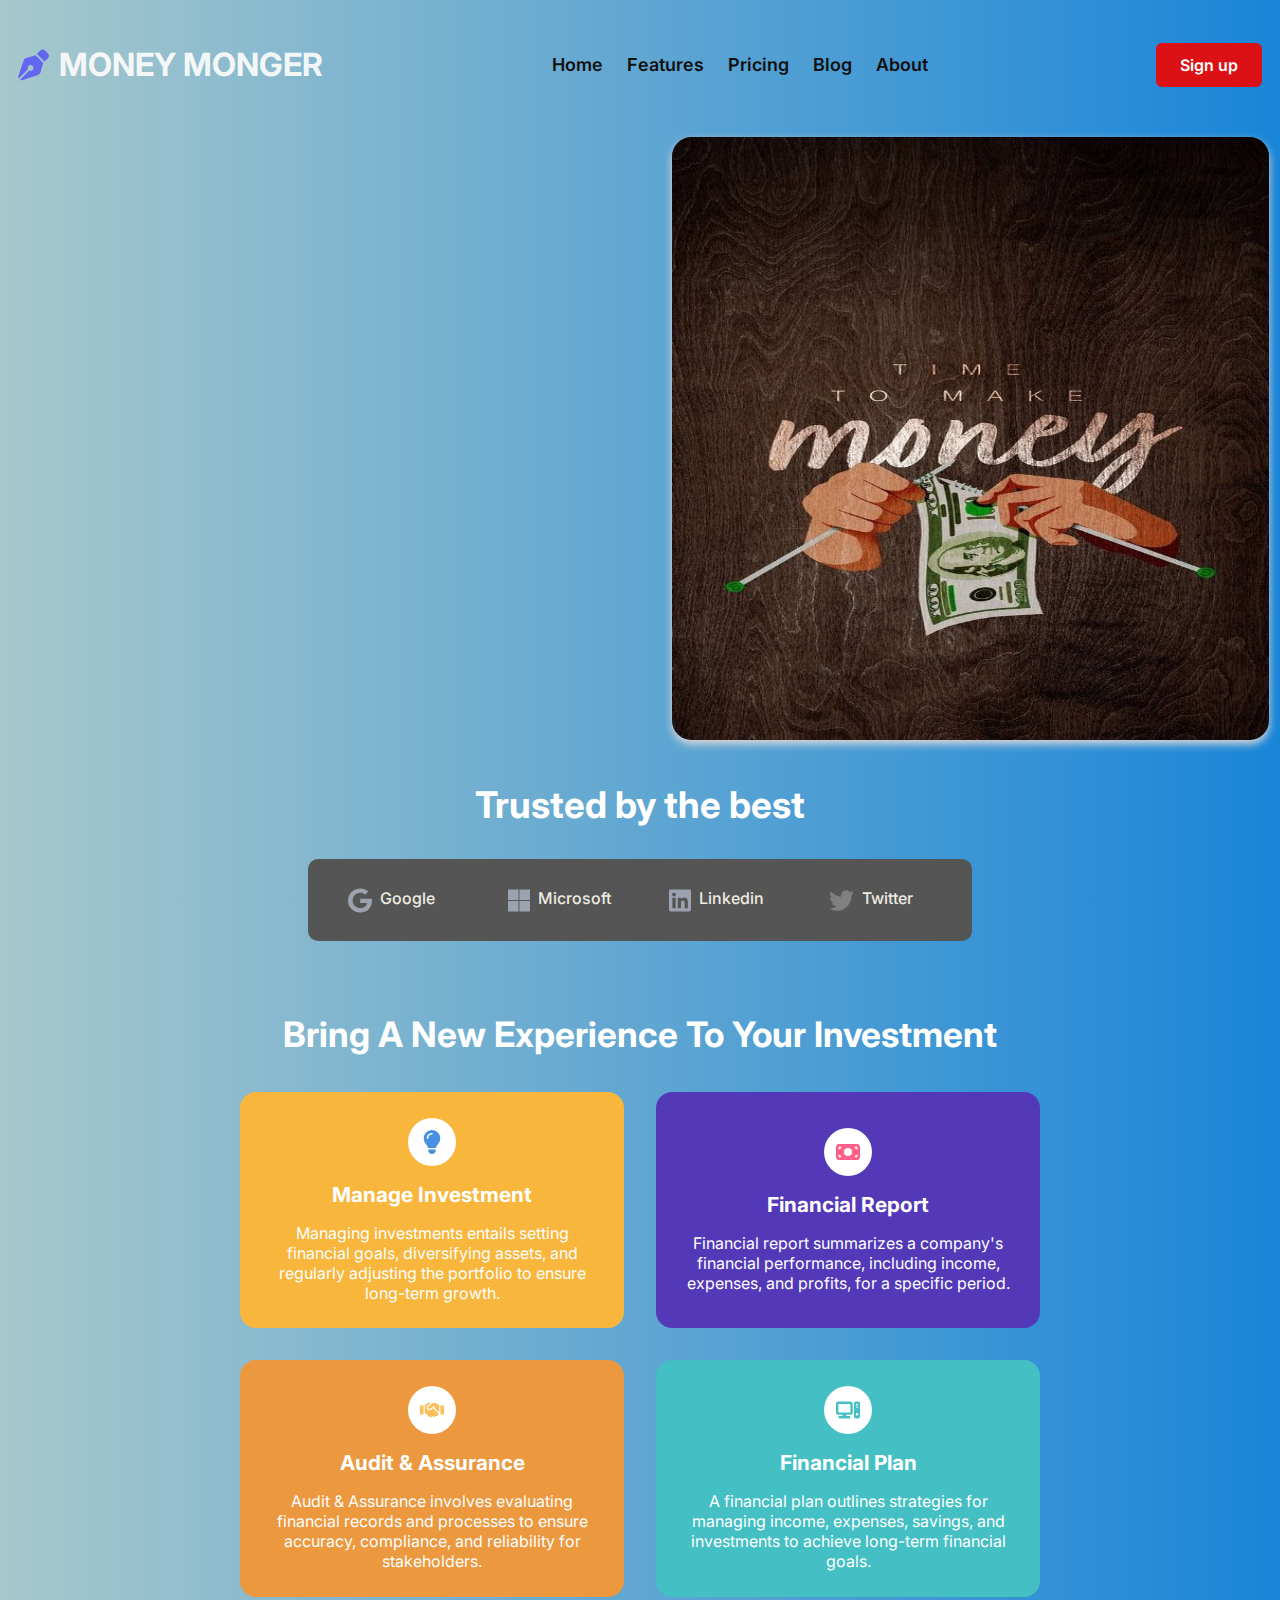
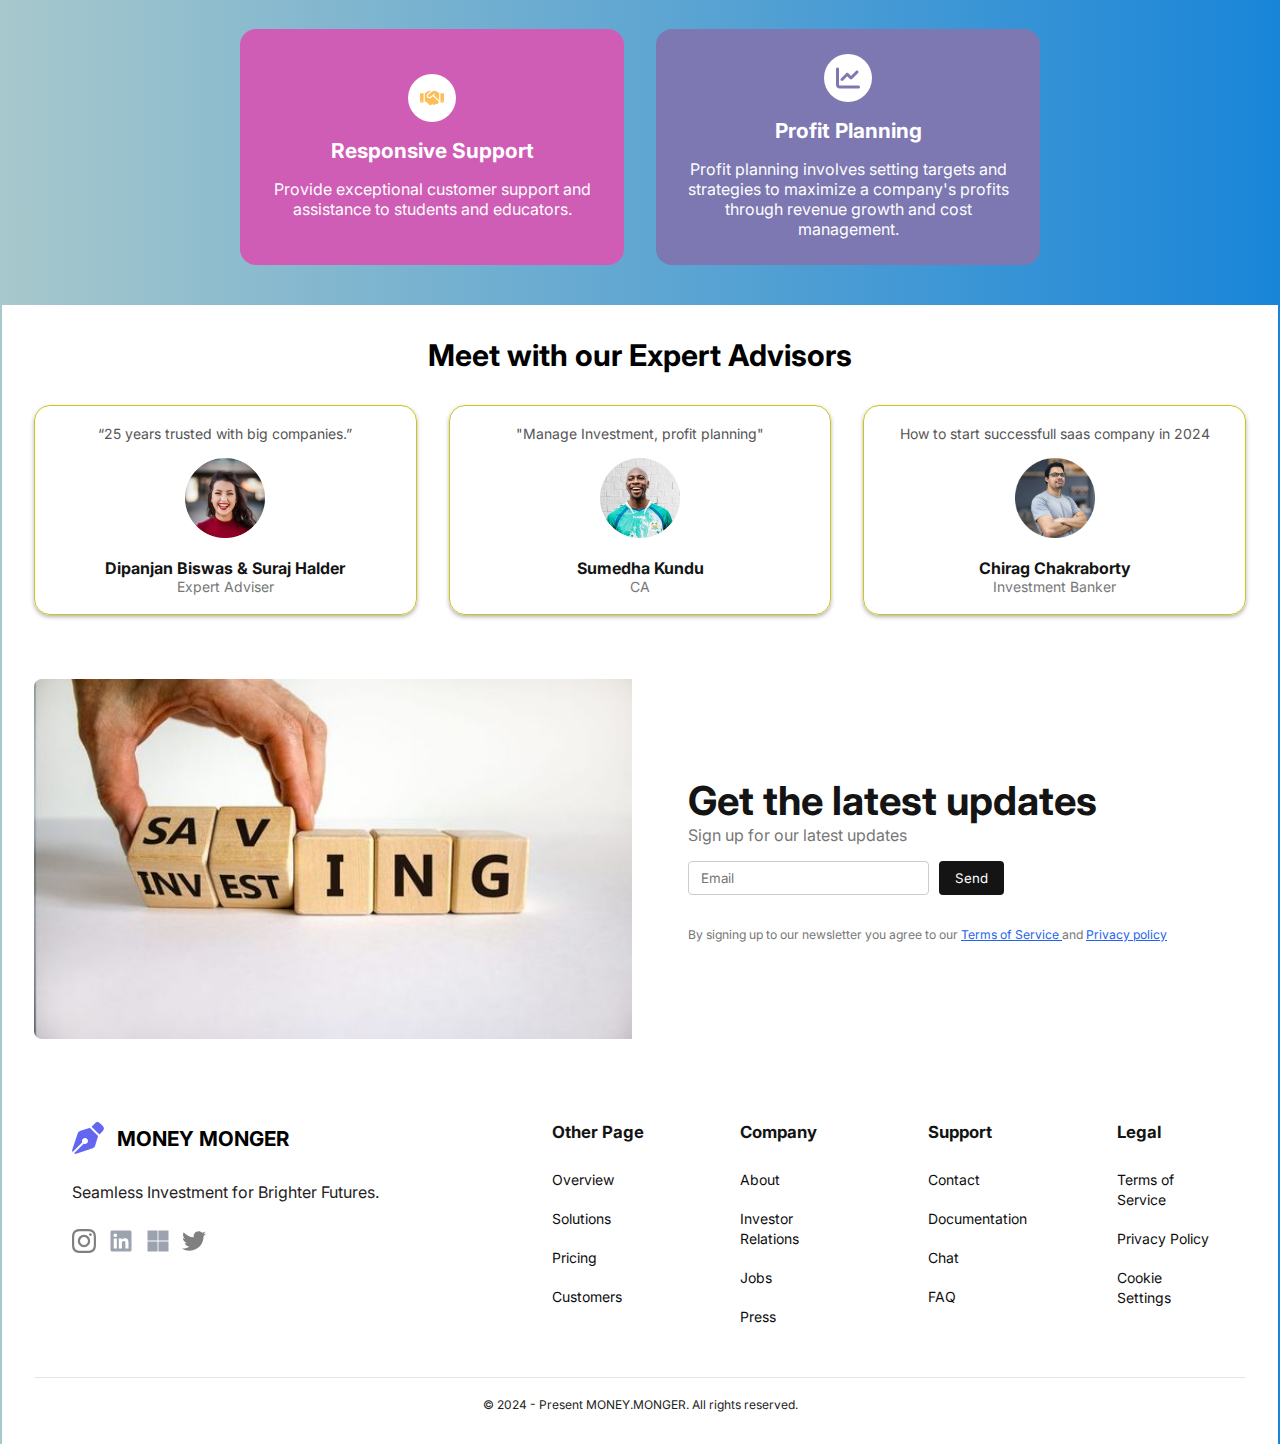
<file: uem body/index.html>
<!DOCTYPE html>
<html lang="en">
<head>
    <meta charset="UTF-8">
    <meta http-equiv="X-UA-Compatible" content="IE=edge">
    <meta name="viewport" content="width=device-width, initial-scale=1.0">
    <title>Document</title>
    <link rel="stylesheet" href="styless.css">
</head>
<body>
    <div class="header">
        <header class="header-content">
            <a href="#logo" class="logo">
                <img src="./images/StudySyn.svg" alt="logoImage" class="logo-icon" />
                <span class="logo-text"><u> MONEY MONGER</u></span>
            </a>
            <nav class="nav">
                <a href="#home" class="nav-link">Home</a>
                <a href="#features" class="nav-link">Features</a>
                <a href="#pricing" class="nav-link">Pricing</a>
                <a href="#blog" class="nav-link">Blog</a>
                <a href="#about" class="nav-link">About</a>
            </nav>
            <a href="#contact" class="contact-button">
                Sign up
            </a>
            <button type="button" class="menu-button">
                <img src="./images/Hamburger.svg" alt="menuButton" class="menu-icon" />
            </button>
        </header>
    </div>
    <div class="content">
        <section class="main-section">
            <div class="content-left">
                <p class="section-label">Very proud to introduce</p>
                <h1 class="section-title">Seamless Money management for Brighter Futures</h1>
                <p class="section-description">
                    Our innovative comprehensive Budget Handling System that tracks income, expenses, and investments, while offering personalized financial advice to help individuals 
                </p>
                <div class="button-group">
                    <a href="#start" class="start-button">Start Now</a>
                    <a href="#tour" class="tour-button">Take Tour</a>
                </div>
            </div>
            
            <div class="content-right">
                <div class="image-container">
                    <img src="./images/money 3.jpg" alt="sectionImage" class="section-image" />
                    <img src="./images/money 3.jpg" alt="sectionImage" class="section-image" />
                </div>
            </div>
        </section>
    </div>
    <div class="company-container">
        <h2 class="company-title">Trusted by the best</h2>
        <div class="company-grid">
            <div class="company-logo">
                <img  src="./images/Google.svg" class="svg-img"/>
                <span class="logo-txt">Google</span>
            </div>
            <div class="company-logo">
                <img  src="./images/Microsoft.svg" class="svg-img"/>
                <span class="logo-txt">Microsoft</span>
            </div>
            <div class="company-logo">
                <img  src="./images/linkedin.svg" class="svg-img"/>
                <span class="logo-txt">Linkedin</span>
            </div>
            <div class="company-logo">
                <img  src="./images/twitter.svg" class="svg-img"/>
                <span class="logo-txt">Twitter</span>
            </div>
        </div>
    </div>
    <div class="feature-container">
        <div class="feature-content">
            <div class="main-info">
                <h2 class="main-title">
                    Bring A New Experience To Your Investment
                </h2>
                <p class="main-description">
                    <!-- This is a section of some simple filler text, also known as placeholder text. It shares some characteristics of real written text but is random or otherwise generated. -->
                </p>
            </div>
            
            <div class="feature-grid">
                <!-- card 1 -->
                <div class="feature-card">
                    <div class="icon-container">
                        <img class="feature-svg" src="./images/PersonalizedLearn.svg"/>
                    </div>
                    <div class="feature-info">
                        <div class="feature-title">
                            Manage Investment
                        </div>
                        <div class="feature-description">
                            Managing investments entails setting financial goals, diversifying assets, and regularly adjusting the portfolio to ensure long-term growth.
                        </div>
                    </div>
                </div>
                <!-- card 2 -->
                <div class="feature-card">
                    <div class="icon-container">
                        <img class="feature-svg" src="./images/Affordability.svg"/>
                    </div>
                    <div class="feature-info">
                        <div class="feature-title">
                            Financial Report
                        </div>
                        <div class="feature-description">
                            Financial report summarizes a company's financial performance, including income, expenses, and profits, for a specific period.
                        </div>
                    </div>
                </div>
                <!-- card 3 -->
                <div class="feature-card">
                    <div class="icon-container">
                        <img class="feature-svg" src="./images/IndustryPatner.svg"/>
                    </div>
                    <div class="feature-info">
                        <div class="feature-title">
                            Audit & Assurance
                        </div>
                        <div class="feature-description">
                            Audit & Assurance involves evaluating financial records and processes to ensure accuracy, compliance, and reliability for stakeholders.
                        </div>
                    </div>
                </div>
                <!-- card 4 -->
                <div class="feature-card">
                    <div class="icon-container">
                        <img class="feature-svg" src="./images/InnovativeTech.svg"/>
                    </div>
                    <div class="feature-info">
                        <div class="feature-title">
                            Financial Plan
                        </div>
                        <div class="feature-description">
                            A financial plan outlines strategies for managing income, expenses, savings, and investments to achieve long-term financial goals.
                        </div>
                    </div>
                </div>
                <!-- card 5 -->
                <div class="feature-card">
                    <div class="icon-container">
                        <img class="feature-svg" src="./images/IndustryPatner.svg"/>
                    </div>
                    <div class="feature-info">
                        <div class="feature-title">
                            Responsive Support
                        </div>
                        <div class="feature-description">
                            Provide exceptional customer support and assistance to students and educators.
                        </div>
                    </div>
                </div>
                <!-- card 6 -->
                <div class="feature-card">
                    <div class="icon-container">
                        <img class="feature-svg" src="./images/Analytics.svg"/>
                    </div>
                    <div class="feature-info">
                        <div class="feature-title">
                           Profit Planning
                        </div>
                        <div class="feature-description">
                            Profit planning involves setting targets and strategies to maximize a company's profits through revenue growth and cost management.
                        </div>
                    </div>
                </div>
            </div>
        </div>
    </div>
    <div class="testimonial-container">
        <div class="testimonial-content">
            <h2 class="testimonial-title">
                Meet with our Expert Advisors
            </h2>
            <div class="testimonial-grid">  
                <!-- card 1 -->
                <div class="testimonial-card">
                    <div class="testimonial-text">
                        “25 years trusted with big companies.”
                    </div>
                    <div class="testimonial-avatar">
                        <img src="./images/avatar1.png"/>
                    </div>
                    <div class="testimonial-details">
                        <h3 class="testimonial-name"> 
                            Dipanjan Biswas & Suraj Halder
                        </h3>
                        <p class="testimonial-desc">
                            Expert Adviser
                        </p>
                    </div>
                </div>
                <!-- card 2 -->
                <div class="testimonial-card">
                    <div class="testimonial-text">
                       "Manage Investment, profit planning"
                    </div>
                    <div class="testimonial-avatar">
                        <img src="./images/avatar2.png"/>
                    </div>
                    <div class="testimonial-details">
                        <h3 class="testimonial-name"> 
                            Sumedha Kundu
                        </h3>
                        <p class="testimonial-desc">
                            CA
                        </p>
                    </div>
                </div>
                <!-- card 3 -->
                <div class="testimonial-card">
                    <div class="testimonial-text">
                        How to start successfull saas company in 2024
                    </div>
                    <div class="testimonial-avatar">
                        <img src="./images/avatar3.png"/>
                    </div>
                    <div class="testimonial-details">
                        <h3 class="testimonial-name"> 
                            Chirag Chakraborty
                        </h3>
                        <p class="testimonial-desc">
                            Investment Banker
                        </p>
                    </div>
                </div>
            </div>
        </div>
    </div>
    <div class="newsletter-container">
        <div class="newsletter-content">
            <!-- left part  -->
            <div class="news-left">
                <img src="./images/money.jpg" loading="lazy" alt="news-img"/>
            </div>
            <!-- right part -->
            <div class="news-right">
                <div class="news-info">
                    <h2 class="news-title">Get the latest updates</h2>
                    
                    <p class="news-desc">Sign up for our latest updates</p>
                </div>
                <form class="news-form">
                    <input class="news-email" placeholder="Email" />
                    <button class="news-send-button">
                        Send
                    </button>
                </form>
                <div class="privacy-policy">
                    By signing up to our newsletter you agree to our
                    <a class="news-link">
                        Terms of Service
                    </a>
                    and
                    <a class="news-link">
                        Privacy policy
                    </a>
                </div>
            </div>
        </div>
    </div>

    <div class="footer-container">
        <footer class="footer">

            <div class="footer-top">

                <div class="comp-logo">
                    <a class="logo-link" href="#">                        
                        <img class="logo-svg" src="./images/StudySyn.svg"/>
                        MONEY MONGER
                    </a>
                </div>
                <p class="filler-text">Seamless Investment for Brighter Futures.</p>
                <div class="social">
                        <a class="social-link" href="#">
                            <img src="./images/instagram.svg" class="social-icon" />
                        </a>
                        <a class="social-link">
                            <img src="./images/linkedin.svg" class="social-icon" />
                        </a>
                        <a class="social-link">
                            <img src="./images/Microsoft.svg" class="social-icon" />
                        </a>
                        <a class="social-link">
                            <img src="./images/twitter.svg" class="social-icon" />
                        </a>
                </div>
            </div>

            <div class="footer-grid">
                        <!-- column 1 -->
                <div class="footer-grid-column">
                            <div class="footer-grid-heading">
                                Other Page
                            </div>
                            <ul class="footer-links-list">
                                <li>
                                    <a href="#overview" class="footer-link">Overview</a>
                                </li>
                                <li>
                                    <a href="#overview" class="footer-link">Solutions</a>
                                </li>
                                <li>
                                    <a href="#overview" class="footer-link">Pricing</a>
                                </li>
                                <li>
                                    <a href="#overview" class="footer-link">Customers</a>
                                </li>
                            </ul>
                </div>
                        <!-- column 2 -->
                <div class="footer-grid-column">
                            <div class="footer-grid-heading">
                                Company
                            </div>
                            <ul class="footer-links-list">
                                <li>
                                    <a href="#overview" class="footer-link">About</a>
                                </li>
                                <li>
                                    <a href="#overview" class="footer-link">Investor Relations</a>
                                </li>
                                <li>
                                    <a href="#overview" class="footer-link">Jobs</a>
                                </li>
                                <li>
                                    <a href="#overview" class="footer-link">Press</a>
                                </li>
                              
                            </ul>
                </div>
                        <!-- column 3 -->
                <div class="footer-grid-column">
                            <div class="footer-grid-heading">
                                Support
                            </div>
                            <ul class="footer-links-list">
                                <li>
                                    <a href="#overview" class="footer-link">Contact</a>
                                </li>
                                <li>
                                    <a href="#overview" class="footer-link">Documentation</a>
                                </li>
                                <li>
                                    <a href="#overview" class="footer-link">Chat</a>
                                </li>
                                <li>
                                    <a href="#overview" class="footer-link">FAQ</a>
                                </li>
                            </ul>
                </div>
                        <!-- column 4 -->
                <div class="footer-grid-column">
                            <div class="footer-grid-heading">
                                Legal
                            </div>
                            <ul class="footer-links-list">
                                <li>
                                    <a href="#overview" class="footer-link">Terms of Service</a>
                                </li>
                                <li>
                                    <a href="#overview" class="footer-link">Privacy Policy</a>
                                </li>
                                <li>
                                    <a href="#overview" class="footer-link">Cookie Settings</a>
                                </li>

                            </ul>
                </div>
            </div>
        </footer>
        <div class="footer-copyright">
            © 2024 - Present MONEY.MONGER. All rights reserved.
        </div>
    </div>
</body>
</html>
</file>
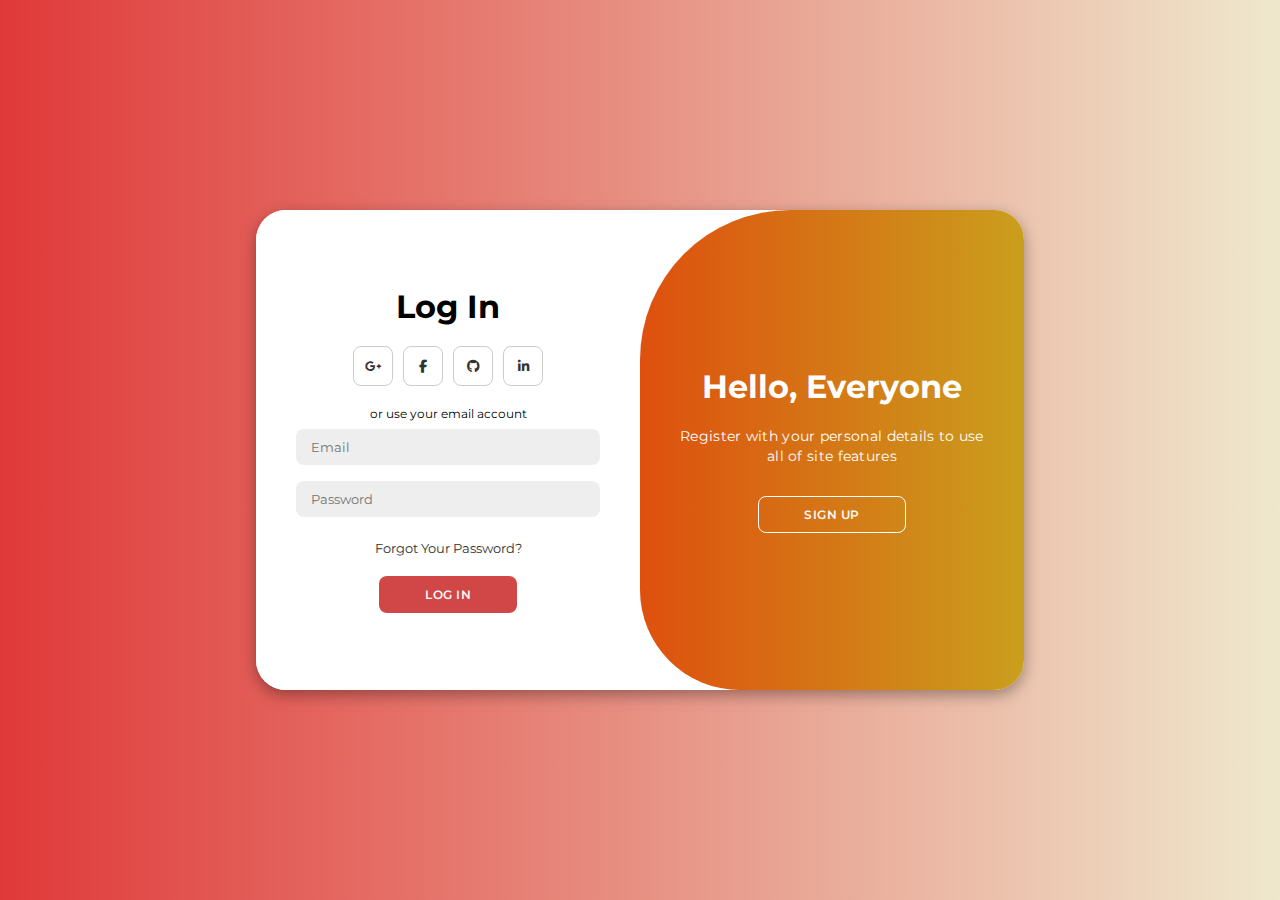
<file: uem login/index.html>
<!DOCTYPE html>
<html lang="en">
<head>
    <meta charset="UTF-8">
    <meta name="viewport" content="width=device-width, initial-scale=1.0">
    <link rel="stylesheet" href="https://cdnjs.cloudflare.com/ajax/libs/font-awesome/6.4.2/css/all.min.css">
    <link rel="stylesheet" href="style.css">
    <title>Modern Login Page | AsmrProg</title>
</head>
<body>
    <div class="container" id="container">
        <div class="form-container sign-up">
            <form id="signUpForm">
                <h1>Create Account</h1>
                <div class="social-icons">
                    <a href="#" class="icon" aria-label="Sign up with Google"><i class="fa-brands fa-google-plus-g"></i></a>
                    <a href="#" class="icon" aria-label="Sign up with Facebook"><i class="fa-brands fa-facebook-f"></i></a>
                    <a href="#" class="icon" aria-label="Sign up with GitHub"><i class="fa-brands fa-github"></i></a>
                    <a href="#" class="icon" aria-label="Sign up with LinkedIn"><i class="fa-brands fa-linkedin-in"></i></a>
                </div>
                <span>or use your email for registration</span>
                <input type="text" placeholder="Name" required aria-label="Name">
                <input type="email" placeholder="Email" required aria-label="Email">
                <input type="password" placeholder="Password" required aria-label="Password">
                <button type="submit">Sign Up</button>
            </form>
        </div>
        <div class="form-container sign-in">
            <form id="signInForm">
                <h1>Log In</h1>
                <div class="social-icons">
                    <a href="#" class="icon" aria-label="Sign in with Google"><i class="fa-brands fa-google-plus-g"></i></a>
                    <a href="#" class="icon" aria-label="Sign in with Facebook"><i class="fa-brands fa-facebook-f"></i></a>
                    <a href="#" class="icon" aria-label="Sign in with GitHub"><i class="fa-brands fa-github"></i></a>
                    <a href="#" class="icon" aria-label="Sign in with LinkedIn"><i class="fa-brands fa-linkedin-in"></i></a>
                </div>
                <span>or use your email account</span>
                <input type="email" placeholder="Email" required aria-label="Email">
                <input type="password" placeholder="Password" required aria-label="Password">
                <a href="#">Forgot Your Password?</a>
                <button type="submit">Log In</button>
            </form>
        </div>
        <div class="toggle-container">
            <div class="toggle">
                <div class="toggle-panel toggle-left">
                    <h1>Welcome Back!</h1>
                    <p>Enter your personal details to use all of site features</p>
                    <button class="hidden" id="login" aria-label="Sign In">Log In</button>
                </div>
                <div class="toggle-panel toggle-right">
                    <h1>Hello, Everyone</h1>
                    <p>Register with your personal details to use all of site features</p>
                    <button class="hidden" id="register" aria-label="Sign Up">Sign Up</button>
                </div>
            </div>
        </div>
    </div>
    <script src="script.js"></script>
</body>
</html>
</file>
<file: uem body/styless.css>
@import url('https://fonts.googleapis.com/css2?family=Inter:wght@100;200;400;500;600;700&display=swap');
:root {
    --primary-color: #141414;
    --accent-color: #0ee2ed;
    --text-color: #eeece1;
    --link-color: #31312fef;
    --background-color: #ffffff;
    --gray: #222121;
    --dark-gray: #555;
}
* {
    margin: 0;
    padding: 0;
    font-family: 'Inter', sans-serif;
    text-decoration: none;
}
body{
    height: 100vh;
    text-align: center;
    background-color: var(--background-color);
    background: linear-gradient(to left, #1985d8, #a7c8cc);
    padding: 0.1rem;
}
/* .header{
    border: 1px solid black;
} */
.header-content{
    max-width: 1280px;
    margin: 0 auto;
    display: flex;
    justify-content: space-between;
    align-items: center;
    padding: 1rem;
}
.logo{
    display: flex;
    align-items: center;
    font-size: 2rem;
    font-weight: bold;
    color: #fbfbfaef;
    text-decoration:none ;
    gap: 0.625rem;
}
.logo-icon{
    height: 5.875rem;
    width: 1.938rem;
}
.logo-text{
    font-size: 2rem;
    font-weight: bold;
   }
.nav{
    display: none;
    gap: 1.5rem;
}
@media screen and (min-width:768px) {
    .nav{
        display: flex;
    }
}
.nav-link{
    color: #101011;
    font-size: 1.125rem;
    font-weight: 600;
    transform: color 0.1s;
}
.nav-link:hover{
    color: var(--link-color);
}
.contact-button{
    display: none;
    border: none;
    border-radius: 0.375rem;
    background-color: #e80909ef;
    color: var(--background-color);
    transform: all  0.1s;
    padding: 0.75rem 1.5rem;
    font-size: 1rem;
    font-weight: 600;
}
@media screen and (min-width:768px) {
    .contact-button{
        display: block;
    }
}
.contact-button:hover{
    background-color: #f10d0d;
}
.menu-button{
  display: none;
  border:none;
  border-radius: 0.375rem;
  background-color: var(--background-color);
  font-size: 1rem;
  padding: 0.5rem 0.9rem;
  font-weight: 600;
}
@media screen and (max-width:768px) {
    .menu-button{
        display: block;
      }
}
.menu-icon{
    height: 1.5rem;
    width: 1.5rem;
}
.main-section{
    max-width: 1280px;
    display: flex;
    flex-direction: column;
    gap: 2rem;
    padding: 0.6rem;
    align-items: center;
    margin: 0 auto;
}
.content-left{
    text-align: center;
    animation: slideFromLeft 1s ease forwards;
    opacity: 0;
}
@keyframes slideFromLeft {
    0% {
        opacity: 0;
        transform: translateX(-100%);
    }
    100%{
        opacity: 1;
        transform: translateX(0);
    }
    
}
.section-label{
    font-size: 1.15rem;
    font-weight: 600;
    color: var(--primary-color);
}
.section-title{
    font-size: 2.3rem;
    padding: 1.1rem;
    color: #eae7e7;
}
.section-description{
    color: var(--gray);
    font-size: 1.13rem;
}
.button-group{
    display: flex;
    gap: 2rem;
    padding: 1rem;
    margin-top: 1rem;
    align-items: center;
    justify-content: center;
}
.start-button,
.tour-button{
    
    border: none;
    border-radius: 0.375rem;
    background-color: #e70c0cef;
    color: var(--background-color);
    transform: all  0.1s;
    padding: 0.75rem 1.5rem;
    font-size: 1rem;
    font-weight: 600;
}
.tour-button{
    background-color: var(--dark-gray);
}
.start-button:hover{
    background-color: #d43d3d;
}
.tour-button:hover{
    background-color: var(--gray);
}
.content-right{
    display: flex;
    align-items: center;
    justify-content: center;
}
.image-container{
    border: none;
    border-radius: 1.225rem;
    overflow: hidden;
    box-shadow: 0px 4px 8px rgb(223, 217, 217);
    height: 50vh;
}
.section-image{
    height: 100%;
    width: 100%;
}
@media screen and (min-width:768px) {
    .main-section{
        flex-direction: row;
    }
    .content-left{
        max-width: 50%;
        text-align: left;
    }
    .section-title{
        padding-left: 0;
    }
    .button-group{
        justify-content: start;
        padding-left: 0;
    }
    .section_label{
        font-size: 1rem;
    }
    .section-title{
        font-size: 3.8rem;
    }
    .image-container{
        height: 67vh;
    }
    .section-description{
        font-size: 1.1rem;
        color: var(--gray);
        width: 78%;
    }
}
.company-container{
    display: flex;
    flex-direction: column;
    justify-content: center;
    align-items: center;
    margin-top: 2rem;
    animation: slideFromLeft 1s ease forwards;
}
.company-grid{
    display: grid;
    grid-template-columns: repeat(2,1fr);
    gap: 3.6rem;
    padding: 1rem;
    background-color: var(--dark-gray);
    border: none;
    border-radius: 0.625rem;
    margin-top: 2rem;
    margin-bottom: 2rem;
    padding: 1.8rem 2.5rem;
}
.company-logo{
    font-size: 1rem;
    font-weight: 500;
    color: var(--text-color);
    display: flex;
    gap: 0.5rem;
}
.svg-img{
    height: 1.56rem;
}
.logo-txt{
    font-size: 1rem;
}
@media screen and (min-width:640px) {
    .company-grid{
        grid-template-columns: repeat(4,1fr);
    }
    .company-title{
        font-size: 2.3rem;
        font-weight: bold;
        color: white;
    }
}
.feature-container{
    background-color: var(--light-gray);
    padding: 2.5rem 0;
    text-align: center;
}
.feature-content{
    max-width: 800px;
    margin: 0 auto;
    padding: 0 2rem;
}
.main-info{
    display: flex;
    flex-direction: column;
    gap: 1rem;
}
.main-title{
    font-size: 2.2rem;
    font-weight: bold;
    color: white;
}
.main-description{
    color: #0ee2ed;
    font-size: 1rem;
}
.feature-grid{
    display: grid;
   
    grid-template-columns: repeat(2,1fr);
    grid-gap: 2rem;
    margin-top: 1.3rem;
}
.feature-card{
    display: flex;
    flex-direction: column;
    justify-content: center;
    align-items: center;
    background-color: #6c727f;
    padding: 1.6rem;
    border-radius: 1rem;
    gap: 1rem;
}
.feature-info{
    display: flex;
    flex-direction: column;
    gap: 1rem;
}
.icon-container{
    background-color: var(--background-color);
    height: 3rem;
    width: 3rem;
    border-radius: 50%;
    display: flex;  
    justify-content: center;
    align-items: center;
}
.feature-svg{
    width: 1.5rem;
    height: 1.5rem;
}
.feature-title{
    color: white;
    font-weight: bold;
    font-size: 1.3rem;
}
.feature-description{
    color: rgb(254, 254, 254);
}
.feature-card:nth-child(1){
    background-color: #f8b63c;
}
.feature-card:nth-child(2){
    background-color: #5339b8;
}
.feature-card:nth-child(3){
    background-color: #eb983e;
}
.feature-card:nth-child(4){
    background-color: #44bfc3;
}
.feature-card:nth-child(5){
    background-color: #d05db5;
}
.feature-card:nth-child(6){
    background-color: #7d78b1;
}
@media screen and (max-width:768px) {
    .feature-grid{
        grid-template-columns: repeat(1,1fr);
    }
}
.testimonial-container{
    background-color: var(--background-color);
    padding: 2rem;
    margin: 0 auto;
    max-width: 1280px;
}
.testimonial-content{
    display: flex;
    flex-direction: column;
    gap: 2rem;
}
.testimonial-title{
    font-size: 1.875rem;
    font-weight: bold;
}
.testimonial-grid{
    display: grid;
    grid-template-columns: repeat(auto-fill, minmax(300px, 1fr));
    grid-gap: 2rem;
}
.testimonial-card{
    display: flex;
    flex-direction: column;
    border: 1px solid rgb(203, 197, 25);
    border-radius: 1rem;
    box-shadow: 0 2px 4px rgba(0,0,0,0.3);
    padding: 1.2rem;
    gap: 1rem;
    transition: transform 0.3s ease, box-shadow 0.3s ease;
}
.testimonial-card:hover{
    transform: scale(1.05);;
    box-shadow: 0 4px 8px rbga(0,0,0,0.2);
    border: 1px solid blue;
}
.testimonial-avatar img{
    height: 5rem;
    width: 5rem;
}
.testimonial-text{
    color: #555;
    font-size: 0.875rem;
}
.testimonial-name{
    color: var(--primary-color);
    font-size: 1rem;
}
.testimonial-desc{
    font-size: 0.875rem;
    color: #777;
}
.newsletter-container{
    background-color: var(--background-color);
    max-width: 1280px;
    height: 40vh;
    margin: 0 auto;
}
.newsletter-content{
    display: flex;
    flex-direction: row;
    background-color: var(--light-gray);
    height: 100%;
    border-radius: 8px;
    overflow: hidden;
}
.news-left{
    height: 100%;
    width: 50%;
    display: none;
    position: relative;
}
.news-left img{
    position: absolute;
    inset: 0;
    width: 100%;
    height: 100%;
    object-fit: cover;
    object-position: center;
}
.news-right{
    display: flex;
    flex-direction: column;
    gap: 1rem;
    padding: 0.5rem;
    justify-content: center;
    align-items: flex-start;
    width: 98%;
}
@media screen and (min-width:640px) {
    .news-left{
        display: block;
        width: 50%;
    }
    .news-right{
        width: 50%;
    }
    .newsletter-container{
        padding: 2rem;
    }
}
.news-info{
    padding:0 3rem;
}
.news-title{
    font-size: 1.5rem;
    font-weight: bold;
    color: var(--primary-color);
    text-align: left;
}
.news-desc{
    text-align: left;
    color: #777;
}
.news-form{
    padding: 0 3rem;
    display: flex;
    flex-wrap: wrap;
    margin-bottom: 1rem;
    gap: 0.6rem;
}
.news-email{
    background-color: var(--background-color);
    /* width: 100%; */
    color: #d62f2f;
    outline: none;
    border: 1px solid #ccc;
    border-radius: 4px;
    padding: 0.5rem 0.75rem;
}
.news-email:focus{
    border-color: #2563eb;
    box-shadow: 0 4px 8px rgba(0,0,0,0.3);
}
.news-send-button{
    background-color: var(--primary-color);
    color: var(--background-color);
    border: none;
    border-radius: 0.25rem;
    padding: 0.5rem 1rem;
}
.news-send-button:hover{
    background-color: var(--link-color);
}
.privacy-policy{
    font-size: 0.76rem;
    padding: 0 3rem;
    color: #777;
}
.news-link{
    text-decoration: underline;
    color: #2563eb;
}
@media screen and (min-width:640px) {
    .news-title{
        font-size: 2.5rem;
    }
}

.footer-container{
    background-color: var(--background-color);
    margin: 0 auto;
    padding: 0 2rem;
    display: flex;
    flex-direction: column;
    max-width: 1280px;
}

.footer{
    max-width: 1280px;
    padding:1.2rem 2.4rem;
    text-align: left;
    display: flex;
    justify-content: space-between;
    padding-right: 2rem;
}

.footer-top{
    width: 34%;
    display: flex;
    flex-direction: column;
    gap: 1.65rem;
}

.logo-svg{
    width: 2rem;
    height: 6rem;
}

.comp-logo{
    display: flex;
    justify-content: flex-start;
    margin-bottom: -1.9rem;
}
.logo-link{
    display: flex;
    justify-content: center;
    align-items: center;
    gap: 0.8rem;
    font-size: 1.28rem;
    font-weight: bold;
    color: black;
}
.social-icon{
    width: 1.5rem;
    height: 1.5rem;
}
.filler-text{
    font-size: 1rem;
    color: #b41a1a;
}
.social{
    display: flex;
    gap: 0.8rem;
}
.footer-grid{
    display: grid;
    grid-template-columns: repeat(4, 1fr);
    width: 58%;
    grid-gap: 5.67rem;
    padding-top: 2rem;
}

.footer-grid-heading{
    font-size: 1.05rem;
    font-weight: bold;
    color: var(--text-color);
}

ul{
    list-style-type: none;
}
.footer-link{
    color: #000000;
    font-size: 0.875rem;
}
.footer-links-list{
    display: flex;
    flex-direction: column;
    gap: 1.2rem;
}
.footer-grid-heading{
    margin-bottom: 1.65rem;
}

.footer-copyright{
    color: var(--gray);
    font-size: 0.75rem;
    padding-bottom: 2rem;
    margin-top: 2rem;
    padding-top: 1.15rem;
    border-top: 1px solid #E5E7EB;
}

@media screen and (max-width:1080px) {
    .footer{
        flex-direction: column;
        align-items: center;
    }
    .footer-top{
        padding-left: 10rem;
    }
    .footer-grid{
        align-self: center;
        justify-content: space-evenly;
    }
}

@media screen and (max-width:850px) {
    .footer-top{
        padding-left: 1rem;
    }
    .footer-grid{
        grid-template-columns: repeat(2,1fr);
    }
}
.comp-logo{
    display: flex;
    justify-content: flex-start;
    margin-bottom: -1.9rem;
}
.logo-link{
    display: flex;
    justify-content: center;
    align-items: center;
    gap: 0.8rem;
    font-size: 1.28rem;
    font-weight: bold;
    color: black;
}
.social-icon{
    width: 1.5rem;
    height: 1.5rem;
}
.filler-text{
    font-size: 1rem;
    color: #242222;
}
.social{
    display: flex;
    gap: 0.8rem;
}
.footer-grid{
    display: grid;
    grid-template-columns: repeat(4, 1fr);
    width: 58%;
    grid-gap: 5.67rem;
    padding-top: 2rem;
}

.footer-grid-heading{
    font-size: 1.05rem;
    font-weight: bold;
    color: var(--primary-color);
}

ul{
    list-style-type: none;
}
.footer-link{
    color: #0d0d0d;
    font-size: 0.875rem;
}
.footer-links-list{
    display: flex;
    flex-direction: column;
    gap: 1.2rem;
}
.footer-grid-heading{
    margin-bottom: 1.65rem;
}

.footer-copyright{
    color: var(--gray);
    font-size: 0.75rem;
    padding-bottom: 2rem;
    margin-top: 2rem;
    padding-top: 1.15rem;
    border-top: 1px solid #E5E7EB;
}

@media screen and (max-width:1080px) {
    .footer{
        flex-direction: column;
        align-items: center;
    }
    .footer-top{
        padding-left: 10rem;
    }
    .footer-grid{
        align-self: center;
        justify-content: space-evenly;
    }
}

@media screen and (max-width:850px) {
    .footer-top{
        padding-left: 1rem;
    }
    .footer-grid{
        grid-template-columns: repeat(2,1fr);
    }
}
</file>
<file: uem login/style.css>
@import url('https://fonts.googleapis.com/css2?family=Montserrat:wght@300;400;500;600;700&display=swap');

*{
    margin: 0;
    padding: 0;
    box-sizing: border-box;
    font-family: 'Montserrat', sans-serif;
}

body{
    background-color: #ea0e0e;
    background: linear-gradient(to right, #e03939, #efe8cd);
    display: flex;
    align-items: center;
    justify-content: center;
    flex-direction: column;
    height: 100vh;
}

.container{
    background-color: #fff;
    border-radius: 30px;
    box-shadow: 0 5px 15px rgba(0, 0, 0, 0.35);
    position: relative;
    overflow: hidden;
    width: 768px;
    max-width: 100%;
    min-height: 480px;
}

.container p{
    font-size: 14px;
    line-height: 20px;
    letter-spacing: 0.3px;
    margin: 20px 0;
}

.container span{
    font-size: 12px;
}

.container a{
    color: #333;
    font-size: 13px;
    text-decoration: none;
    margin: 15px 0 10px;
}

.container button{
    background-color: #d14646;
    color: #fbfafa;
    font-size: 12px;
    padding: 10px 45px;
    border: 1px solid transparent;
    border-radius: 8px;
    font-weight: 600;
    letter-spacing: 0.5px;
    text-transform: uppercase;
    margin-top: 10px;
    cursor: pointer;
}

.container button.hidden{
    background-color: transparent;
    border-color: #fff;
}

.container form{
    background-color: #fff;
    display: flex;
    align-items: center;
    justify-content: center;
    flex-direction: column;
    padding: 0 40px;
    height: 100%;
}

.container input{
    background-color: #eee;
    border: none;
    margin: 8px 0;
    padding: 10px 15px;
    font-size: 13px;
    border-radius: 8px;
    width: 100%;
    outline: none;
}

.form-container{
    position: absolute;
    top: 0;
    height: 100%;
    transition: all 0.6s ease-in-out;
}

.sign-in{
    left: 0;
    width: 50%;
    z-index: 2;
}

.container.active .sign-in{
    transform: translateX(100%);
}

.sign-up{
    left: 0;
    width: 50%;
    opacity: 0;
    z-index: 1;
}

.container.active .sign-up{
    transform: translateX(100%);
    opacity: 1;
    z-index: 5;
    animation: move 0.6s;
}

@keyframes move{
    0%, 49.99%{
        opacity: 0;
        z-index: 1;
    }
    50%, 100%{
        opacity: 1;
        z-index: 5;
    }
}

.social-icons{
    margin: 20px 0;
}

.social-icons a{
    border: 1px solid #ccc;
    border-radius: 20%;
    display: inline-flex;
    justify-content: center;
    align-items: center;
    margin: 0 3px;
    width: 40px;
    height: 40px;
}

.toggle-container{
    position: absolute;
    top: 0;
    left: 50%;
    width: 50%;
    height: 100%;
    overflow: hidden;
    transition: all 0.6s ease-in-out;
    border-radius: 150px 0 0 100px;
    z-index: 1000;
}

.container.active .toggle-container{
    transform: translateX(-100%);
    border-radius: 0 150px 100px 0;
}

.toggle{
    background-color: #db9c28;
    height: 100%;
    background: linear-gradient(to right, #f30000, #ca9f1d);
    color: #fff;
    position: relative;
    left: -100%;
    height: 100%;
    width: 200%;
    transform: translateX(0);
    transition: all 0.6s ease-in-out;
}

.container.active .toggle{
    transform: translateX(50%);
}

.toggle-panel{
    position: absolute;
    width: 50%;
    height: 100%;
    display: flex;
    align-items: center;
    justify-content: center;
    flex-direction: column;
    padding: 0 30px;
    text-align: center;
    top: 0;
    transform: translateX(0);
    transition: all 0.6s ease-in-out;
}

.toggle-left{
    transform: translateX(-200%);
}

.container.active .toggle-left{
    transform: translateX(0);
}

.toggle-right{
    right: 0;
    transform: translateX(0);
}

.container.active .toggle-right{
    transform: translateX(200%);
}
</file>
